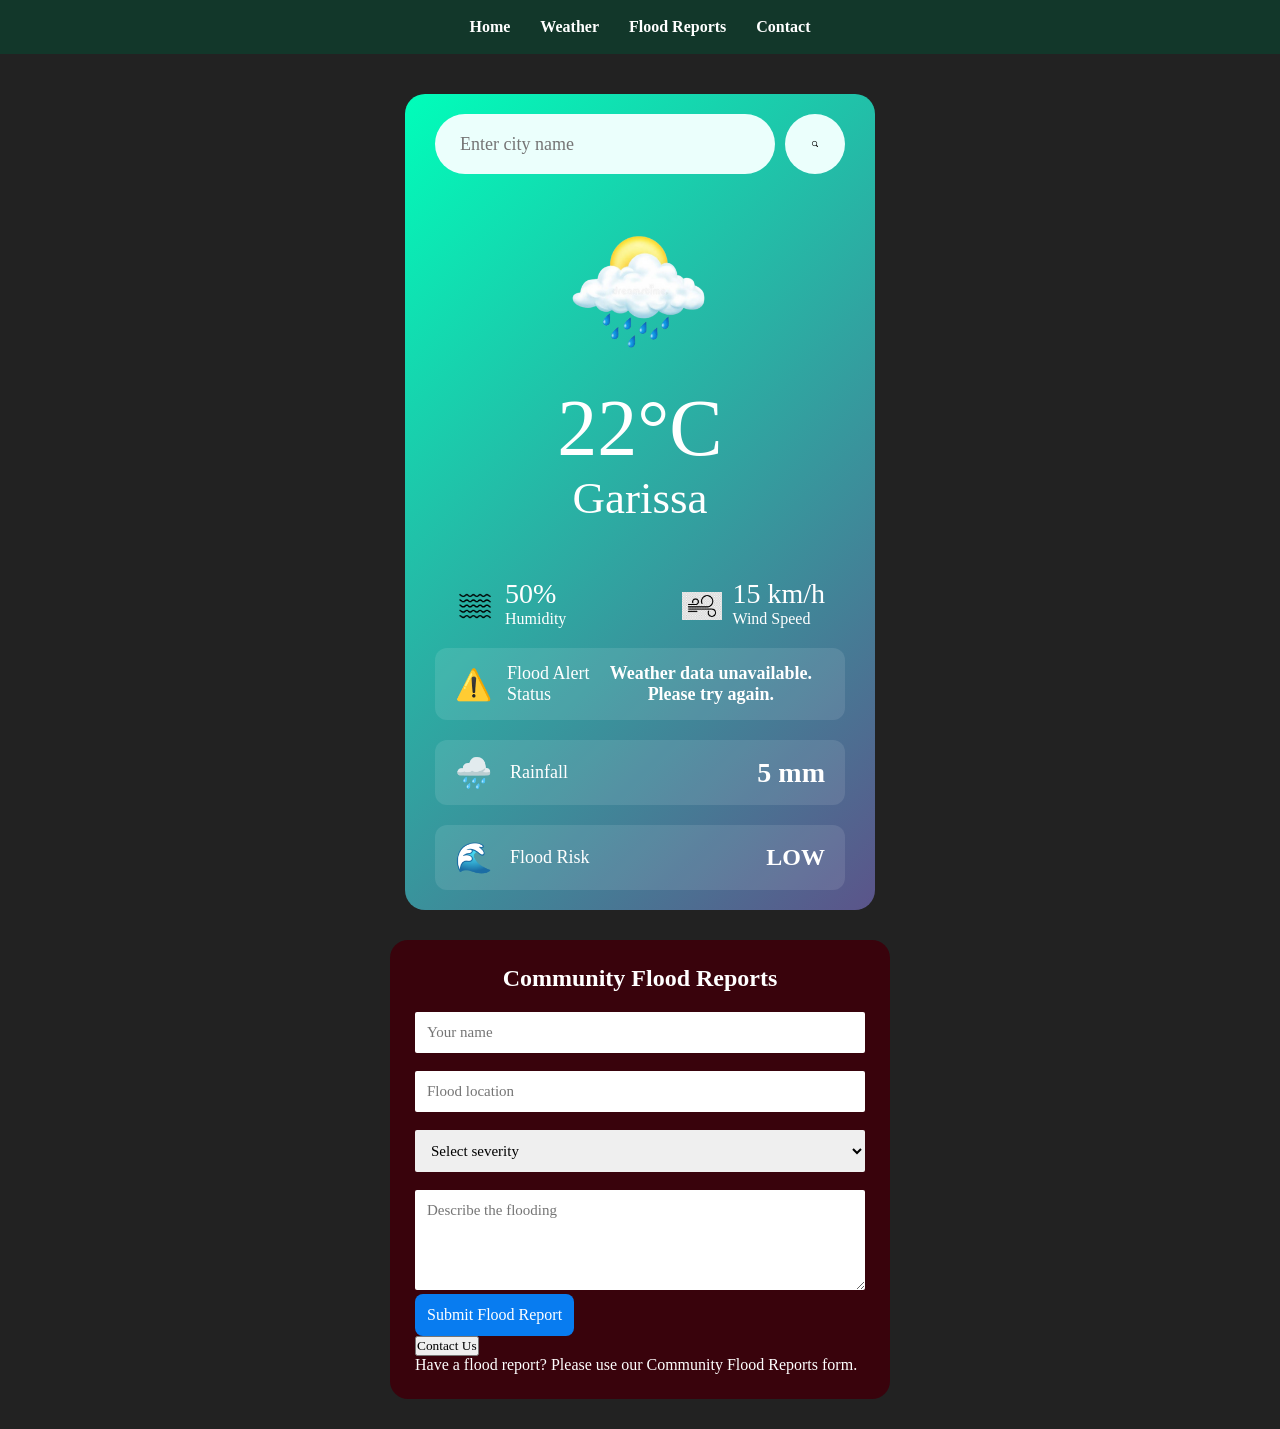
<file: index.html>
<!DOCTYPE html>
<html lang="en">

<head>
    <meta charset="UTF-8">
    <meta name="viewport" content="width=device-width, initial-scale=1.0">
    <title>Garissa Flood Alert System</title>
    <link rel="stylesheet" href="style.css">
</head>

<body>

 <nav>
    <a href="#home">Home</a>
    <a href="#weather">Weather</a>
    <a href="#community-reports">Flood Reports</a>
    <a href="#contact">Contact</a>
</nav>

    <div class="card" id="home">

        <div class="search">
            <input type="text" placeholder="Enter city name" spellcheck="false">
            <button>
                <img src="images/search-removebg-preview.png">
            </button>
        </div>

      
        <div class="weather" id="weather">

            <img src="images/sun_rainfall_image-removebg-preview.png"
                 width="200"
                 class="weather-icon">

            <h1 class="temp">22&deg;C</h1>
            <h2 class="city">Garissa</h2>


            <div class="details">

               
                <div class="col">
                    <img src="images/fosshy.png" width="220">

                    <div>
                        <p class="humidity">50%</p>
                        <p>Humidity</p>
                    </div>
                </div>

                
                <div class="col">
                    <img src="images/image.png">

                    <div>
                        <p class="wind">15 km/h</p>
                        <p>Wind Speed</p>
                    </div>
                </div>

            </div>
        </div>

        <div class="flood-alert">
            <div class="icon">⚠️</div>
            <h2>Flood Alert Status</h2>
            <p id="alert-message">
                No flood warning at the moment.
            </p>
        </div>

      
        <div class="rainfall">
            <div class="icon">🌧️</div>
            <h2>Rainfall</h2>
            <p id="rainfall">5 mm</p>
        </div>

    
        <div class="flood-risk">
            <div class="icon">🌊</div>
            <h2>Flood Risk</h2>
            <p id="flood-risk">LOW</p>
        </div>

    </div>

    <section class="community-reports" id="community-reports">
    <h2>Community Flood Reports</h2>

    <form id="flood-report-form">
        <input type="text" id="report-name"
               placeholder="Your name" required><br><br>

        <input type="text" id="report-location"
               placeholder="Flood location" required><br><br>

        <select id="report-severity" required>
            <option value="">Select severity</option>
            <option value="Low">Low</option>
            <option value="Medium">Medium</option>
            <option value="High">High</option>
        </select> <br><br>

        <textarea id="report-description"
                  placeholder="Describe the flooding" required></textarea>

        <button type="submit">Submit Flood Report</button>
    </form>

    <div id="reports-list">
        
    </div>

    
<section id="contact">
    <button>Contact Us</button>
    <p>Have a flood report? Please use our Community Flood Reports form.</p>
</section>

</section>

    <script src="src/index.js"></script>

</body>
</html>
</file>
<file: style.css>
* {
    margin: 0;
    padding: 0;
    font-family: 'Poppins', serif;
    box-sizing: border-box;
}

body {
    background: #222;
}


/* Navigation bar */
nav {
    background-color: #12372A;
    padding: 18px 25px;
    display: flex;
    justify-content: center;
    align-items: center;
    gap: 30px;
    flex-wrap: wrap;
}

nav a {
    color: white;
    text-decoration: none;
    font-size: 16px;
    font-weight: bold;
}

nav a:hover {
    color: #8FE3B0;
    text-decoration: underline;
}
html {
    scroll-behavior: smooth;
}

#home,
#weather,
#community-reports,
#contact {
    scroll-margin-top: 80px;
}

.card {
    width: 70%;
    max-width: 470px;
    background: linear-gradient(135deg, #00feba, #5b548a);
    color: #fff;
    margin: 40px auto 0;
    border-radius: 20px;
    padding: 20px 30px;
    text-align: center;
}


.search {
    width: 100%;
    display: flex;
    align-items: center;
    justify-content: space-between;
}

.search input {
    border: 0;
    outline: 0;
    background: #ebfffc;
    color: #555;
    padding: 10px 25px;
    height: 60px;
    border-radius: 30px;
    flex: 1;
    margin-right: 10px;
    font-size: 18px;
}

.search button {
    border: 0;
    outline: 0;
    background: #ebfffc;
    border-radius: 50%;
    width: 60px;
    height: 60px;
    cursor: pointer;
    display: flex;
    justify-content: center;
    align-items: center;
}

.search button img {
    width: 20px;
    height: 20px;
}


.weather-icon {
    width: 170px;
    margin-top: 15px auto;
    padding: 12px;
    box-sizing: border-box;
    max-width: 450px;

}

.weather h1 {
    font-size: 80px;
    font-weight: 500;
    margin-top: 5px;
    margin-bottom: 8px;
}

.weather h2 {
    font-size: 45px;
    font-weight: 400;
    margin-top: 5px;
    margin-bottom: 8px;
}

.details {
    display: flex;
    align-items: center;
    justify-content: space-between;
    padding: 0 20px;
    margin-top: 60px;
}

.col {
    display: flex;
    align-items: center;
    text-align: left;
}

.col img {
    width: 40px;
    margin-right: 10px;
}

.humidity,
.wind {
    font-size: 28px;
    margin-top: -6px;
}


.flood-alert,
.rainfall,
.flood-risk {
    display: flex;
    align-items: center;
    justify-content: space-between;
    padding: 15px 20px;
    margin-top: 20px;
    background: rgba(255, 255, 255, 0.1);
    border-radius: 12px;
    color: #fff;
}

.icon {
    font-size: 30px;
    display: flex;
    align-items: center;
    width: 40px;
}

.flood-alert h2,
.rainfall h2,
.flood-risk h2 {
    font-size: 18px;
    font-weight: 500;
    flex-grow: 1;
    margin-left: 15px;
    text-align: left;
}

.flood-alert p,
.rainfall p,
.flood-risk p {
    font-size: 18px;
    font-weight: 600;
}

#rainfall {
    font-size: 28px;
    font-weight: bold;
}

#flood-risk {
    font-size: 24px;
    font-weight: bold;
}

* {
    margin: 0;
    padding: 0;
    font-family: 'Poppins', serif;
    box-sizing: border-box;
}

body {
    background: #222;
}

.card {
    width: 70%;
    max-width: 470px;
    background: linear-gradient(135deg, #00feba, #5b548a);
    color: #fff;
    margin: 40px auto 0;
    border-radius: 20px;
    padding: 20px 30px;
    text-align: center;
}


.search {
    width: 100%;
    display: flex;
    align-items: center;
    justify-content: space-between;
}

.search input {
    border: 0;
    outline: 0;
    background: #ebfffc;
    color: #555;
    padding: 10px 25px;
    height: 60px;
    border-radius: 30px;
    flex: 1;
    margin-right: 10px;
    font-size: 18px;
}

.search button {
    border: 0;
    outline: 0;
    background: #ebfffc;
    border-radius: 50%;
    width: 60px;
    height: 60px;
    cursor: pointer;
    display: flex;
    justify-content: center;
    align-items: center;
}

.search button img {
    width: 20px;
    height: 20px;
}


.weather-icon {
    width: 170px;
    margin-top: 30px;
}

.weather h1 {
    font-size: 80px;
    font-weight: 500;
}

.weather h2 {
    font-size: 45px;
    font-weight: 400;
    margin-top: -10px;
}

.details {
    display: flex;
    align-items: center;
    justify-content: space-between;
    padding: 0 20px;
    margin-top: 60px;
}

.col {
    display: flex;
    align-items: center;
    text-align: left;
}

.col img {
    width: 40px;
    margin-right: 10px;
}

.humidity,
.wind {
    font-size: 28px;
    margin-top: -6px;
}


.flood-alert,
.rainfall,
.flood-risk {
    display: flex;
    align-items: center;
    justify-content: space-between;
    padding: 15px 20px;
    margin-top: 20px;
    background: rgba(255, 255, 255, 0.1);
    border-radius: 12px;
    color: #fff;
}

.icon {
    font-size: 30px;
    display: flex;
    align-items: center;
    width: 40px;
}

.flood-alert h2,
.rainfall h2,
.flood-risk h2 {
    font-size: 18px;
    font-weight: 500;
    flex-grow: 1;
    margin-left: 15px;
    text-align: left;
}

.flood-alert p,
.rainfall p,
.flood-risk p {
    font-size: 18px;
    font-weight: 600;
}

#rainfall {
    font-size: 28px;
    font-weight: bold;
}

#flood-risk {
    font-size: 24px;
    font-weight: bold;
}
.community-reports {
    max-width: 500px;
    width: 90%;
    margin: 30px auto;
    padding: 25px;
    box-sizing: border-box;
    background: rgb(57, 3, 12);
    border-radius: 18px;
    color:white;
    box-shadow: 0 8px 25px rgba(0, 0,  0, 0.2,);

}
.community-reports h2{
    text-align: center;
    margin-bottom: 20px;

}
#floods-reports-form {
    display: flex;
    flex-direction: column;
    gap: 12px;
}
#flood-report-form input,
#flood-report-form select,
#flood-report-form textarea {
    width: 100%;
    padding: 12px;
    border: none;
    border-radius: 2px;
    font-size: 15px;

}
#flood-report-form textarea{
    min-height: 100px;

}
#flood-report-form button {
    padding: 12px;
    border: none;
    border-radius: 8px;
    background: #087cf0;
    color: white;
    font-size: 16px;
    cursor: pointer;
}
.community-reports .contact-us {
    margin-top: 25px;
    padding-top: 15px;
    border-top: 1px solid rgba(255, 255, 255, 0.25);
    text-align: center;
    color: white;
}
.contact-us h2 {
    font-size: 20px;
    margin: 0 0 12px;

}
.contact-us p{
    font-size: 14px;
    line-height: 1.6;
    margin: 0;
}
</file>
